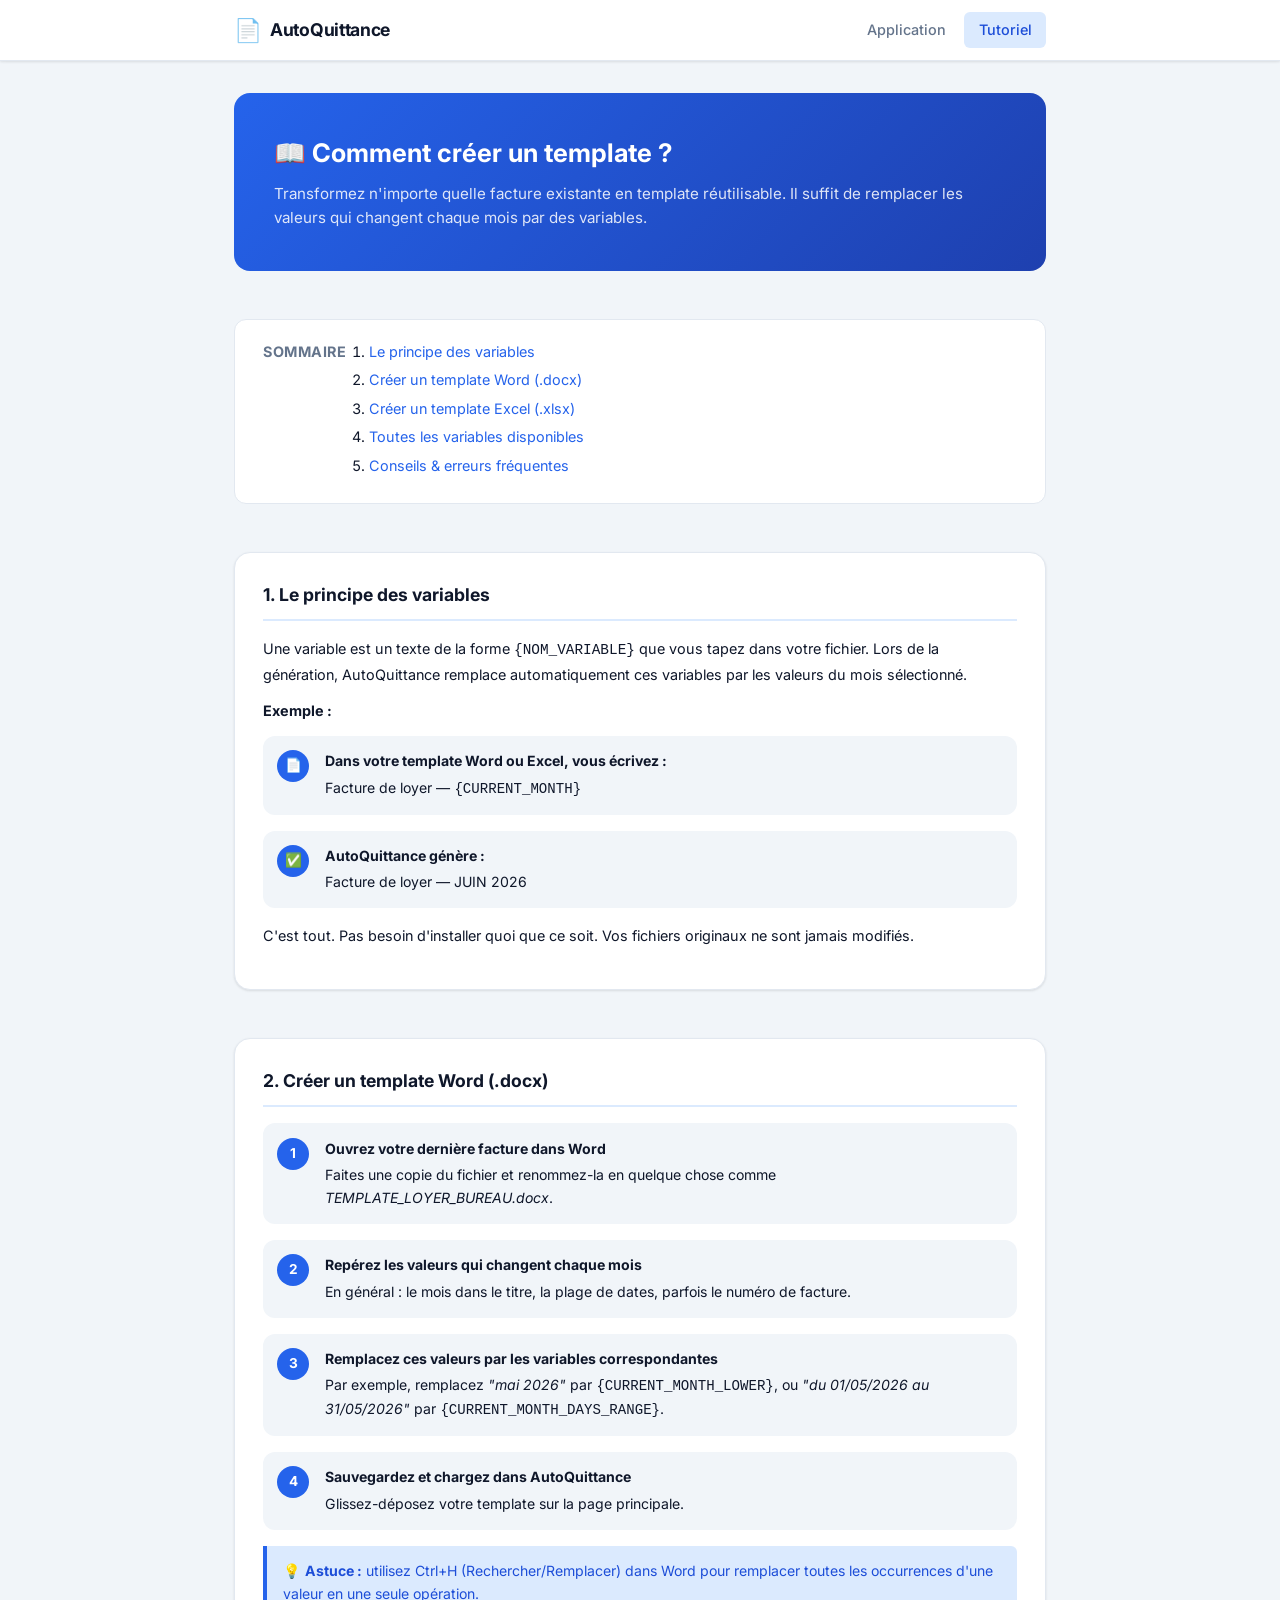
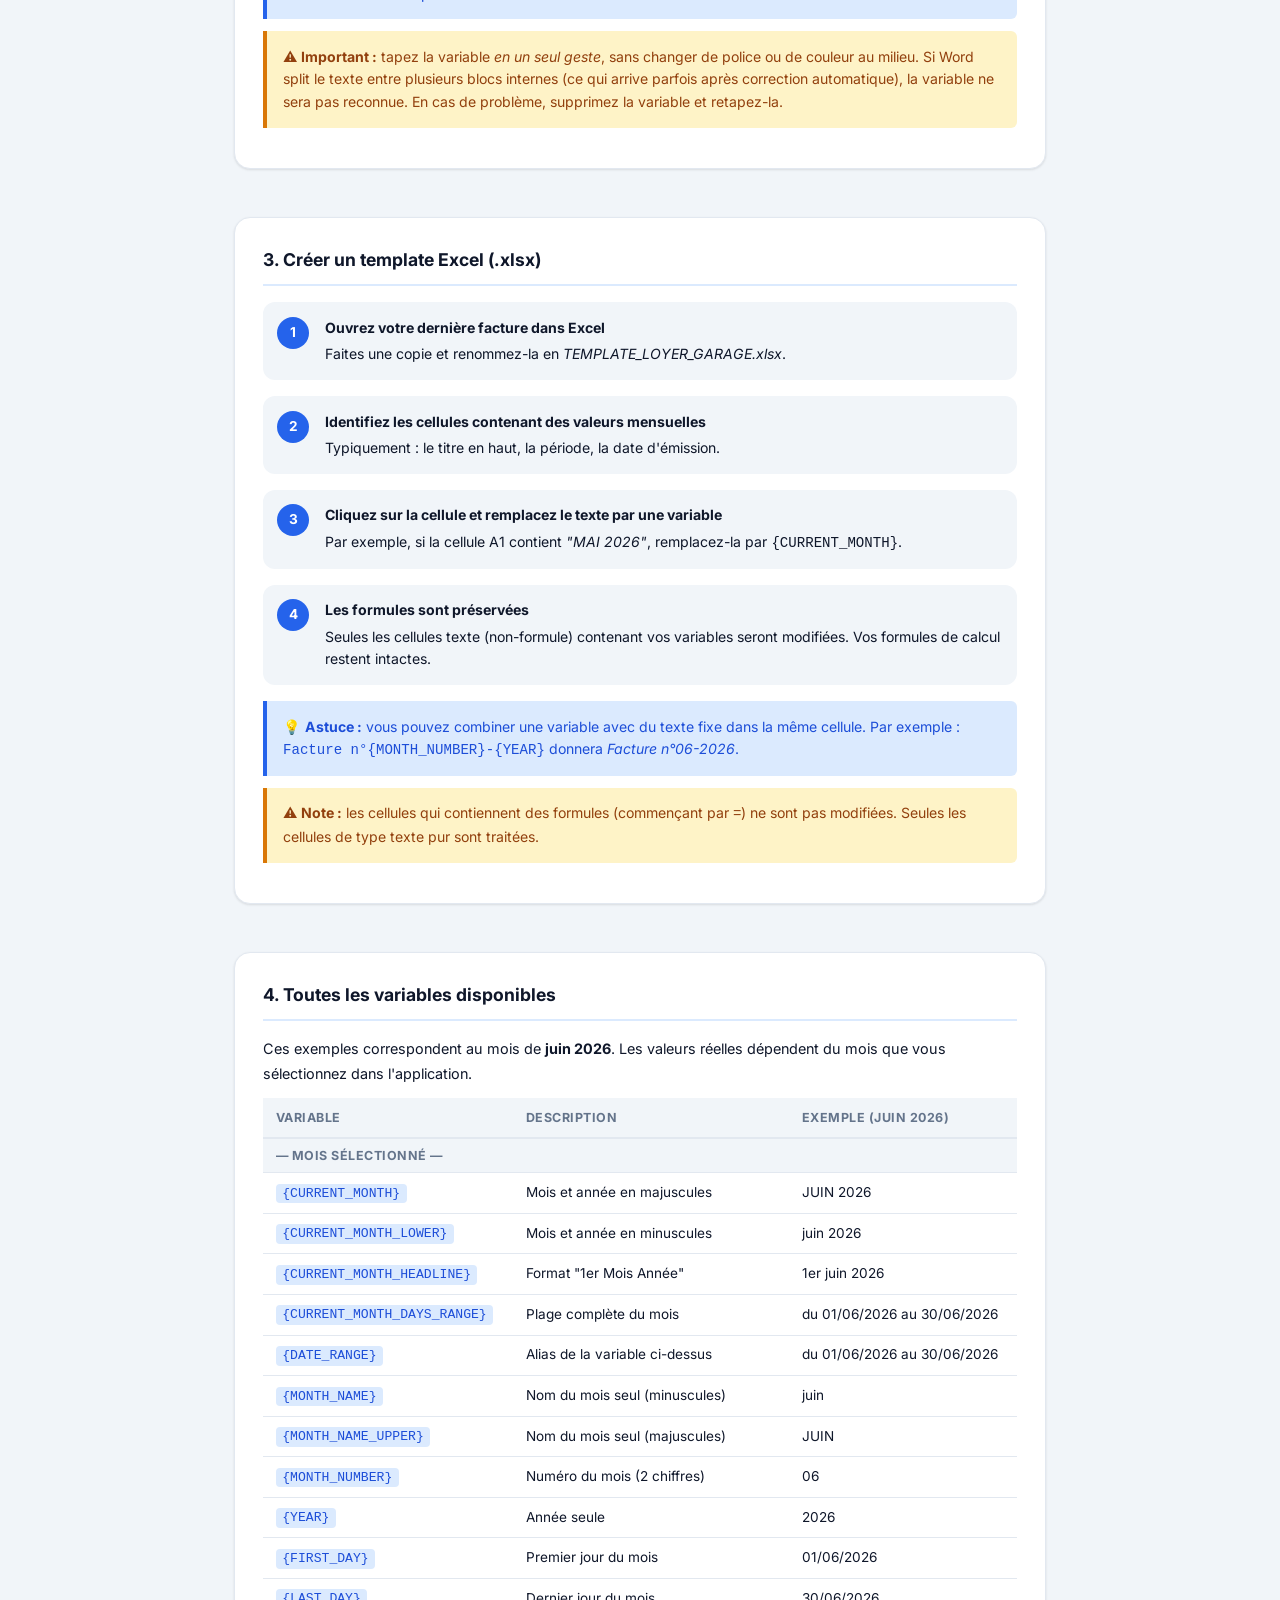
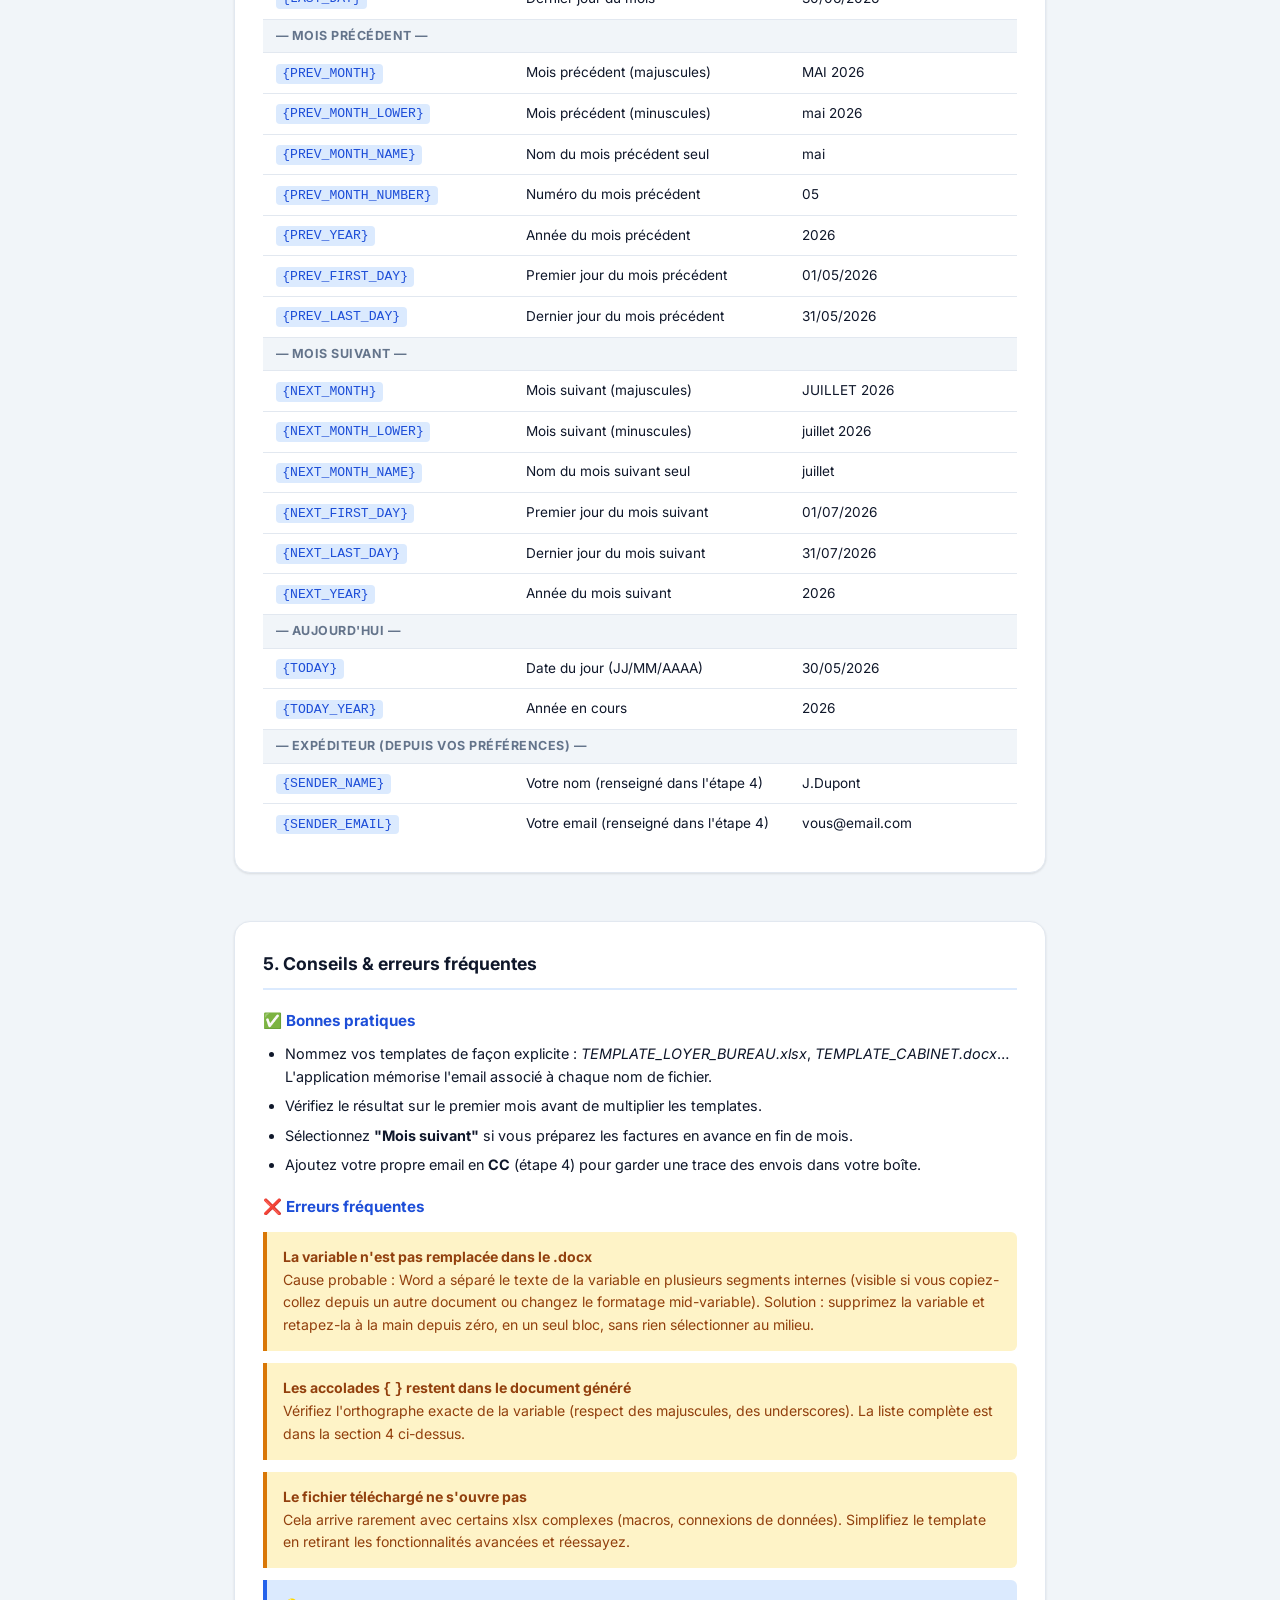
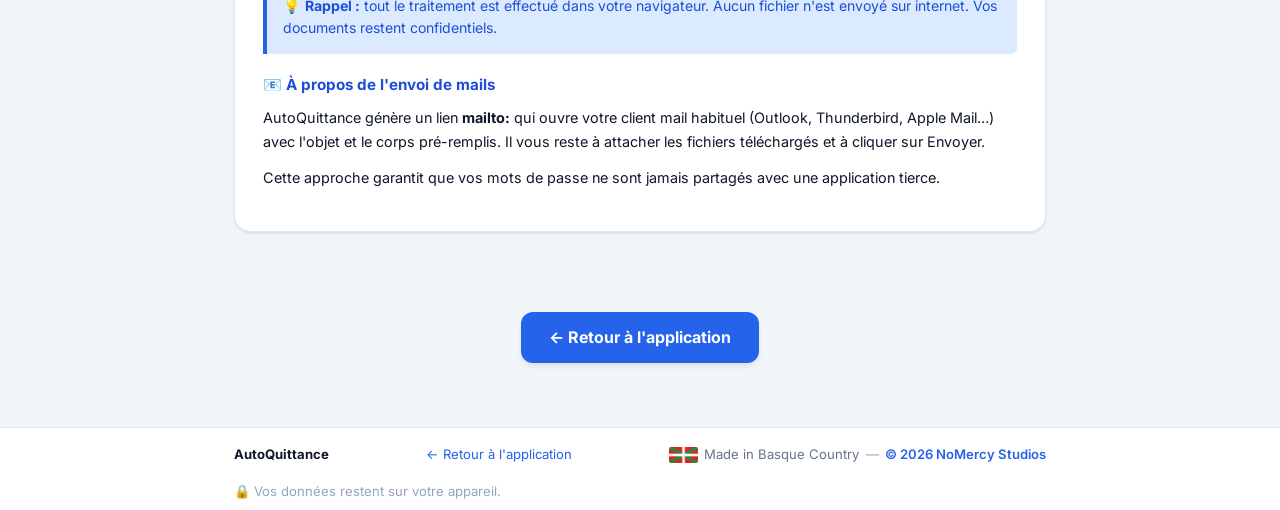
<file: tutorial.html>
<!DOCTYPE html>
<html lang="fr">
<head>
  <meta charset="UTF-8">
  <meta name="viewport" content="width=device-width, initial-scale=1.0">
  <title>Tutoriel — AutoQuittance</title>
  <link rel="preconnect" href="https://fonts.googleapis.com">
  <link rel="stylesheet" href="https://fonts.googleapis.com/css2?family=Inter:wght@400;500;600;700&display=swap">
  <link rel="stylesheet" href="style.css">
</head>
<body>

  <header>
    <div class="header-inner">
      <a href="index.html" class="logo">
        <span class="logo-icon">📄</span>
        <span class="logo-text">AutoQuittance</span>
      </a>
      <nav>
        <a href="index.html" class="nav-link">Application</a>
        <a href="tutorial.html" class="nav-link active">Tutoriel</a>
      </nav>
    </div>
  </header>

  <main class="tutorial-main">

    <!-- Hero -->
    <div class="tutorial-hero">
      <h1>📖 Comment créer un template ?</h1>
      <p>
        Transformez n'importe quelle facture existante en template réutilisable.
        Il suffit de remplacer les valeurs qui changent chaque mois par des variables.
      </p>
    </div>

    <!-- Table of contents -->
    <nav class="toc">
      <h3>Sommaire</h3>
      <ol>
        <li><a href="#principe">Le principe des variables</a></li>
        <li><a href="#word">Créer un template Word (.docx)</a></li>
        <li><a href="#excel">Créer un template Excel (.xlsx)</a></li>
        <li><a href="#variables">Toutes les variables disponibles</a></li>
        <li><a href="#conseils">Conseils &amp; erreurs fréquentes</a></li>
      </ol>
    </nav>

    <!-- Section 1: Principe -->
    <section class="tutorial-section" id="principe">
      <h2>1. Le principe des variables</h2>
      <p>
        Une variable est un texte de la forme <code>{NOM_VARIABLE}</code> que vous tapez
        dans votre fichier. Lors de la génération, AutoQuittance remplace automatiquement
        ces variables par les valeurs du mois sélectionné.
      </p>
      <p><strong>Exemple :</strong></p>
      <div class="step-block">
        <div class="step-number">📄</div>
        <div class="step-content">
          <strong>Dans votre template Word ou Excel, vous écrivez :</strong>
          Facture de loyer — <code>{CURRENT_MONTH}</code>
        </div>
      </div>
      <div class="step-block">
        <div class="step-number">✅</div>
        <div class="step-content">
          <strong>AutoQuittance génère :</strong>
          Facture de loyer — JUIN 2026
        </div>
      </div>
      <p>
        C'est tout. Pas besoin d'installer quoi que ce soit.
        Vos fichiers originaux ne sont jamais modifiés.
      </p>
    </section>

    <!-- Section 2: Word -->
    <section class="tutorial-section" id="word">
      <h2>2. Créer un template Word (.docx)</h2>

      <div class="step-block">
        <div class="step-number">1</div>
        <div class="step-content">
          <strong>Ouvrez votre dernière facture dans Word</strong>
          Faites une copie du fichier et renommez-la en quelque chose comme
          <em>TEMPLATE_LOYER_BUREAU.docx</em>.
        </div>
      </div>

      <div class="step-block">
        <div class="step-number">2</div>
        <div class="step-content">
          <strong>Repérez les valeurs qui changent chaque mois</strong>
          En général : le mois dans le titre, la plage de dates, parfois le numéro de facture.
        </div>
      </div>

      <div class="step-block">
        <div class="step-number">3</div>
        <div class="step-content">
          <strong>Remplacez ces valeurs par les variables correspondantes</strong>
          Par exemple, remplacez <em>"mai 2026"</em> par <code>{CURRENT_MONTH_LOWER}</code>,
          ou <em>"du 01/05/2026 au 31/05/2026"</em> par <code>{CURRENT_MONTH_DAYS_RANGE}</code>.
        </div>
      </div>

      <div class="step-block">
        <div class="step-number">4</div>
        <div class="step-content">
          <strong>Sauvegardez et chargez dans AutoQuittance</strong>
          Glissez-déposez votre template sur la page principale.
        </div>
      </div>

      <div class="tip-box">
        💡 <strong>Astuce :</strong> utilisez Ctrl+H (Rechercher/Remplacer) dans Word pour
        remplacer toutes les occurrences d'une valeur en une seule opération.
      </div>

      <div class="warning-box">
        ⚠️ <strong>Important :</strong> tapez la variable <em>en un seul geste</em>, sans
        changer de police ou de couleur au milieu. Si Word split le texte entre plusieurs
        blocs internes (ce qui arrive parfois après correction automatique), la variable
        ne sera pas reconnue. En cas de problème, supprimez la variable et retapez-la.
      </div>
    </section>

    <!-- Section 3: Excel -->
    <section class="tutorial-section" id="excel">
      <h2>3. Créer un template Excel (.xlsx)</h2>

      <div class="step-block">
        <div class="step-number">1</div>
        <div class="step-content">
          <strong>Ouvrez votre dernière facture dans Excel</strong>
          Faites une copie et renommez-la en <em>TEMPLATE_LOYER_GARAGE.xlsx</em>.
        </div>
      </div>

      <div class="step-block">
        <div class="step-number">2</div>
        <div class="step-content">
          <strong>Identifiez les cellules contenant des valeurs mensuelles</strong>
          Typiquement : le titre en haut, la période, la date d'émission.
        </div>
      </div>

      <div class="step-block">
        <div class="step-number">3</div>
        <div class="step-content">
          <strong>Cliquez sur la cellule et remplacez le texte par une variable</strong>
          Par exemple, si la cellule A1 contient <em>"MAI 2026"</em>,
          remplacez-la par <code>{CURRENT_MONTH}</code>.
        </div>
      </div>

      <div class="step-block">
        <div class="step-number">4</div>
        <div class="step-content">
          <strong>Les formules sont préservées</strong>
          Seules les cellules texte (non-formule) contenant vos variables seront modifiées.
          Vos formules de calcul restent intactes.
        </div>
      </div>

      <div class="tip-box">
        💡 <strong>Astuce :</strong> vous pouvez combiner une variable avec du texte fixe
        dans la même cellule. Par exemple : <code>Facture n°{MONTH_NUMBER}-{YEAR}</code>
        donnera <em>Facture n°06-2026</em>.
      </div>

      <div class="warning-box">
        ⚠️ <strong>Note :</strong> les cellules qui contiennent des formules (commençant
        par <code>=</code>) ne sont pas modifiées. Seules les cellules de type texte pur
        sont traitées.
      </div>
    </section>

    <!-- Section 4: Variables reference -->
    <section class="tutorial-section" id="variables">
      <h2>4. Toutes les variables disponibles</h2>
      <p>
        Ces exemples correspondent au mois de <strong>juin 2026</strong>.
        Les valeurs réelles dépendent du mois que vous sélectionnez dans l'application.
      </p>

      <table class="placeholder-table">
        <thead>
          <tr>
            <th>Variable</th>
            <th>Description</th>
            <th>Exemple (juin 2026)</th>
          </tr>
        </thead>
        <tbody>

          <tr class="section-header">
            <td colspan="3">— Mois sélectionné —</td>
          </tr>
          <tr>
            <td><code>{CURRENT_MONTH}</code></td>
            <td>Mois et année en majuscules</td>
            <td>JUIN 2026</td>
          </tr>
          <tr>
            <td><code>{CURRENT_MONTH_LOWER}</code></td>
            <td>Mois et année en minuscules</td>
            <td>juin 2026</td>
          </tr>
          <tr>
            <td><code>{CURRENT_MONTH_HEADLINE}</code></td>
            <td>Format "1er Mois Année"</td>
            <td>1er juin 2026</td>
          </tr>
          <tr>
            <td><code>{CURRENT_MONTH_DAYS_RANGE}</code></td>
            <td>Plage complète du mois</td>
            <td>du 01/06/2026 au 30/06/2026</td>
          </tr>
          <tr>
            <td><code>{DATE_RANGE}</code></td>
            <td>Alias de la variable ci-dessus</td>
            <td>du 01/06/2026 au 30/06/2026</td>
          </tr>
          <tr>
            <td><code>{MONTH_NAME}</code></td>
            <td>Nom du mois seul (minuscules)</td>
            <td>juin</td>
          </tr>
          <tr>
            <td><code>{MONTH_NAME_UPPER}</code></td>
            <td>Nom du mois seul (majuscules)</td>
            <td>JUIN</td>
          </tr>
          <tr>
            <td><code>{MONTH_NUMBER}</code></td>
            <td>Numéro du mois (2 chiffres)</td>
            <td>06</td>
          </tr>
          <tr>
            <td><code>{YEAR}</code></td>
            <td>Année seule</td>
            <td>2026</td>
          </tr>
          <tr>
            <td><code>{FIRST_DAY}</code></td>
            <td>Premier jour du mois</td>
            <td>01/06/2026</td>
          </tr>
          <tr>
            <td><code>{LAST_DAY}</code></td>
            <td>Dernier jour du mois</td>
            <td>30/06/2026</td>
          </tr>

          <tr class="section-header">
            <td colspan="3">— Mois précédent —</td>
          </tr>
          <tr>
            <td><code>{PREV_MONTH}</code></td>
            <td>Mois précédent (majuscules)</td>
            <td>MAI 2026</td>
          </tr>
          <tr>
            <td><code>{PREV_MONTH_LOWER}</code></td>
            <td>Mois précédent (minuscules)</td>
            <td>mai 2026</td>
          </tr>
          <tr>
            <td><code>{PREV_MONTH_NAME}</code></td>
            <td>Nom du mois précédent seul</td>
            <td>mai</td>
          </tr>
          <tr>
            <td><code>{PREV_MONTH_NUMBER}</code></td>
            <td>Numéro du mois précédent</td>
            <td>05</td>
          </tr>
          <tr>
            <td><code>{PREV_YEAR}</code></td>
            <td>Année du mois précédent</td>
            <td>2026</td>
          </tr>
          <tr>
            <td><code>{PREV_FIRST_DAY}</code></td>
            <td>Premier jour du mois précédent</td>
            <td>01/05/2026</td>
          </tr>
          <tr>
            <td><code>{PREV_LAST_DAY}</code></td>
            <td>Dernier jour du mois précédent</td>
            <td>31/05/2026</td>
          </tr>

          <tr class="section-header">
            <td colspan="3">— Mois suivant —</td>
          </tr>
          <tr>
            <td><code>{NEXT_MONTH}</code></td>
            <td>Mois suivant (majuscules)</td>
            <td>JUILLET 2026</td>
          </tr>
          <tr>
            <td><code>{NEXT_MONTH_LOWER}</code></td>
            <td>Mois suivant (minuscules)</td>
            <td>juillet 2026</td>
          </tr>
          <tr>
            <td><code>{NEXT_MONTH_NAME}</code></td>
            <td>Nom du mois suivant seul</td>
            <td>juillet</td>
          </tr>
          <tr>
            <td><code>{NEXT_FIRST_DAY}</code></td>
            <td>Premier jour du mois suivant</td>
            <td>01/07/2026</td>
          </tr>
          <tr>
            <td><code>{NEXT_LAST_DAY}</code></td>
            <td>Dernier jour du mois suivant</td>
            <td>31/07/2026</td>
          </tr>
          <tr>
            <td><code>{NEXT_YEAR}</code></td>
            <td>Année du mois suivant</td>
            <td>2026</td>
          </tr>

          <tr class="section-header">
            <td colspan="3">— Aujourd'hui —</td>
          </tr>
          <tr>
            <td><code>{TODAY}</code></td>
            <td>Date du jour (JJ/MM/AAAA)</td>
            <td>30/05/2026</td>
          </tr>
          <tr>
            <td><code>{TODAY_YEAR}</code></td>
            <td>Année en cours</td>
            <td>2026</td>
          </tr>

          <tr class="section-header">
            <td colspan="3">— Expéditeur (depuis vos préférences) —</td>
          </tr>
          <tr>
            <td><code>{SENDER_NAME}</code></td>
            <td>Votre nom (renseigné dans l'étape 4)</td>
            <td>J.Dupont</td>
          </tr>
          <tr>
            <td><code>{SENDER_EMAIL}</code></td>
            <td>Votre email (renseigné dans l'étape 4)</td>
            <td>vous@email.com</td>
          </tr>

        </tbody>
      </table>
    </section>

    <!-- Section 5: Tips -->
    <section class="tutorial-section" id="conseils">
      <h2>5. Conseils &amp; erreurs fréquentes</h2>

      <h3>✅ Bonnes pratiques</h3>
      <ul>
        <li>
          Nommez vos templates de façon explicite :
          <em>TEMPLATE_LOYER_BUREAU.xlsx</em>, <em>TEMPLATE_CABINET.docx</em>…
          L'application mémorise l'email associé à chaque nom de fichier.
        </li>
        <li>
          Vérifiez le résultat sur le premier mois avant de multiplier les templates.
        </li>
        <li>
          Sélectionnez <strong>"Mois suivant"</strong> si vous préparez les factures
          en avance en fin de mois.
        </li>
        <li>
          Ajoutez votre propre email en <strong>CC</strong> (étape 4) pour garder
          une trace des envois dans votre boîte.
        </li>
      </ul>

      <h3>❌ Erreurs fréquentes</h3>

      <div class="warning-box">
        <strong>La variable n'est pas remplacée dans le .docx</strong><br>
        Cause probable : Word a séparé le texte de la variable en plusieurs segments
        internes (visible si vous copiez-collez depuis un autre document ou changez le
        formatage mid-variable). Solution : supprimez la variable et retapez-la à la main
        depuis zéro, en un seul bloc, sans rien sélectionner au milieu.
      </div>

      <div class="warning-box">
        <strong>Les accolades <code>{</code> <code>}</code> restent dans le document généré</strong><br>
        Vérifiez l'orthographe exacte de la variable (respect des majuscules, des underscores).
        La liste complète est dans la section 4 ci-dessus.
      </div>

      <div class="warning-box">
        <strong>Le fichier téléchargé ne s'ouvre pas</strong><br>
        Cela arrive rarement avec certains xlsx complexes (macros, connexions de données).
        Simplifiez le template en retirant les fonctionnalités avancées et réessayez.
      </div>

      <div class="tip-box">
        💡 <strong>Rappel :</strong> tout le traitement est effectué dans votre navigateur.
        Aucun fichier n'est envoyé sur internet. Vos documents restent confidentiels.
      </div>

      <h3>📧 À propos de l'envoi de mails</h3>
      <p>
        AutoQuittance génère un lien <strong>mailto:</strong> qui ouvre votre client mail
        habituel (Outlook, Thunderbird, Apple Mail…) avec l'objet et le corps pré-remplis.
        Il vous reste à attacher les fichiers téléchargés et à cliquer sur Envoyer.
      </p>
      <p>
        Cette approche garantit que vos mots de passe ne sont jamais partagés avec
        une application tierce.
      </p>
    </section>

    <div style="text-align:center;margin:2rem 0;">
      <a href="index.html" class="generate-btn" style="display:inline-block;text-decoration:none">
        ← Retour à l'application
      </a>
    </div>

  </main>

  <footer>
    <div class="footer-inner">
      <span class="footer-brand">AutoQuittance</span>
      <a href="index.html">← Retour à l'application</a>
      <div class="footer-made">
        <img src="./assets/basque.png" alt="Basque Country" class="footer-flag">
        <span>Made in Basque Country</span>
        <span class="footer-sep">—</span>
        <a href="http://www.nomercy-studios.com/" target="_blank" rel="noopener" class="footer-studio">© 2026 NoMercy Studios</a>
      </div>
      <span class="footer-privacy">🔒 Vos données restent sur votre appareil.</span>
    </div>
  </footer>

</body>
</html>
</file>
<file: style.css>
/* ============================================================
   AutoQuittance — style.css
   ============================================================ */

/* ---------- CSS Variables ---------- */
:root {
  --primary:       #2563eb;
  --primary-dark:  #1d4ed8;
  --primary-light: #dbeafe;
  --success:       #16a34a;
  --success-light: #dcfce7;
  --warning:       #d97706;
  --warning-light: #fef3c7;
  --danger:        #dc2626;
  --danger-light:  #fee2e2;

  --bg:            #f1f5f9;
  --bg-white:      #ffffff;
  --border:        #e2e8f0;
  --border-focus:  #93c5fd;

  --text:          #0f172a;
  --text-muted:    #64748b;
  --text-light:    #94a3b8;

  --radius-sm:     6px;
  --radius:        12px;
  --radius-lg:     16px;

  --shadow-sm:     0 1px 3px rgba(0,0,0,.07), 0 1px 2px rgba(0,0,0,.04);
  --shadow:        0 4px 6px -1px rgba(0,0,0,.07), 0 2px 4px -1px rgba(0,0,0,.04);
  --shadow-md:     0 10px 15px -3px rgba(0,0,0,.08), 0 4px 6px -2px rgba(0,0,0,.04);

  --font: 'Inter', system-ui, -apple-system, sans-serif;
}

/* ---------- Reset & Base ---------- */
*, *::before, *::after { box-sizing: border-box; margin: 0; padding: 0; }

html { scroll-behavior: smooth; }

body {
  font-family: var(--font);
  background: var(--bg);
  color: var(--text);
  line-height: 1.6;
  min-height: 100vh;
  display: flex;
  flex-direction: column;
}

a { color: var(--primary); text-decoration: none; }
a:hover { text-decoration: underline; }

/* ---------- Header ---------- */
header {
  background: var(--bg-white);
  border-bottom: 1px solid var(--border);
  position: sticky;
  top: 0;
  z-index: 100;
  box-shadow: var(--shadow-sm);
}

.header-inner {
  max-width: 860px;
  margin: 0 auto;
  padding: 0 1.5rem;
  height: 60px;
  display: flex;
  align-items: center;
  justify-content: space-between;
}

.logo {
  display: flex;
  align-items: center;
  gap: .5rem;
  text-decoration: none;
  color: var(--text);
}
.logo-icon { font-size: 1.4rem; }
.logo-text  { font-size: 1.1rem; font-weight: 700; letter-spacing: -.3px; }

nav { display: flex; gap: .25rem; }

.nav-link {
  padding: .4rem .9rem;
  border-radius: var(--radius-sm);
  font-size: .9rem;
  font-weight: 500;
  color: var(--text-muted);
  text-decoration: none;
  transition: background .15s, color .15s;
}
.nav-link:hover, .nav-link.active {
  background: var(--primary-light);
  color: var(--primary-dark);
  text-decoration: none;
}

/* ---------- Main ---------- */
main {
  flex: 1;
  max-width: 860px;
  width: 100%;
  margin: 2rem auto;
  padding: 0 1.5rem;
  display: flex;
  flex-direction: column;
  gap: 1.5rem;
}

/* ---------- Cards ---------- */
.card {
  background: var(--bg-white);
  border: 1px solid var(--border);
  border-radius: var(--radius-lg);
  padding: 1.75rem;
  box-shadow: var(--shadow-sm);
}

.card.hidden { display: none; }

.card-title {
  font-size: 1.05rem;
  font-weight: 700;
  color: var(--text);
  margin-bottom: 1.25rem;
  display: flex;
  align-items: center;
  gap: .75rem;
}

.step-badge {
  display: inline-flex;
  align-items: center;
  justify-content: center;
  width: 28px;
  height: 28px;
  border-radius: 50%;
  background: var(--primary);
  color: white;
  font-size: .8rem;
  font-weight: 700;
  flex-shrink: 0;
}

/* ---------- Period Buttons ---------- */
.period-buttons {
  display: grid;
  grid-template-columns: repeat(3, 1fr);
  gap: .75rem;
  margin-bottom: 1.25rem;
}

.period-btn {
  display: flex;
  flex-direction: column;
  align-items: center;
  gap: .35rem;
  padding: .9rem .5rem;
  border: 2px solid var(--border);
  border-radius: var(--radius);
  background: var(--bg-white);
  cursor: pointer;
  transition: border-color .15s, background .15s, transform .1s;
  font-family: var(--font);
}
.period-btn:hover {
  border-color: var(--border-focus);
  background: var(--primary-light);
}
.period-btn.active {
  border-color: var(--primary);
  background: var(--primary-light);
}
.period-btn:active { transform: scale(.97); }

.period-label {
  font-size: .78rem;
  font-weight: 600;
  color: var(--text-muted);
  text-transform: uppercase;
  letter-spacing: .5px;
}
.period-btn.active .period-label { color: var(--primary-dark); }

.period-value {
  font-size: 1rem;
  font-weight: 700;
  color: var(--text);
  text-transform: capitalize;
}
.period-btn.active .period-value { color: var(--primary-dark); }

/* ---------- Placeholders Details ---------- */
.placeholders-details {
  border: 1px solid var(--border);
  border-radius: var(--radius);
  overflow: hidden;
}

.placeholders-details summary {
  padding: .75rem 1rem;
  cursor: pointer;
  font-size: .9rem;
  font-weight: 600;
  color: var(--text-muted);
  background: var(--bg);
  list-style: none;
  user-select: none;
  transition: background .15s;
}
.placeholders-details summary::-webkit-details-marker { display: none; }
.placeholders-details summary:hover { background: var(--primary-light); color: var(--primary-dark); }
.placeholders-details[open] summary { border-bottom: 1px solid var(--border); }

.placeholders-grid {
  display: grid;
  grid-template-columns: repeat(auto-fill, minmax(280px, 1fr));
  gap: .5rem;
  padding: 1rem;
  background: var(--bg-white);
}

.placeholder-row {
  display: flex;
  align-items: center;
  gap: .5rem;
  padding: .4rem .6rem;
  background: var(--bg);
  border-radius: var(--radius-sm);
  font-size: .82rem;
  overflow: hidden;
}
.placeholder-row code {
  font-family: 'Courier New', monospace;
  font-size: .8rem;
  color: var(--primary-dark);
  background: var(--primary-light);
  padding: .1rem .35rem;
  border-radius: 4px;
  white-space: nowrap;
  flex-shrink: 0;
}
.placeholder-row .arrow { color: var(--text-light); font-size: .75rem; }
.placeholder-row strong {
  color: var(--text);
  white-space: nowrap;
  overflow: hidden;
  text-overflow: ellipsis;
}

.placeholders-note {
  padding: .75rem 1rem;
  font-size: .82rem;
  color: var(--text-muted);
  background: var(--warning-light);
  border-top: 1px solid var(--border);
}
.placeholders-note a { color: var(--warning); font-weight: 600; }

/* ---------- Dropzone ---------- */
.dropzone {
  border: 2px dashed var(--border);
  border-radius: var(--radius);
  padding: 2.5rem 1rem;
  text-align: center;
  transition: border-color .2s, background .2s;
  cursor: pointer;
}
.dropzone:hover, .dropzone.dragover {
  border-color: var(--primary);
  background: var(--primary-light);
}
.dropzone.dragover { border-style: solid; }

.dropzone-content { pointer-events: none; }
.dropzone-icon { font-size: 2.5rem; margin-bottom: .75rem; }
.dropzone-text { font-size: .95rem; color: var(--text-muted); margin-bottom: 1rem; }
.dropzone-text strong { color: var(--text); }

.browse-btn {
  pointer-events: all;
  display: inline-block;
  padding: .5rem 1.2rem;
  background: var(--primary);
  color: white;
  border-radius: var(--radius-sm);
  font-size: .9rem;
  font-weight: 600;
  cursor: pointer;
  transition: background .15s;
}
.browse-btn:hover { background: var(--primary-dark); text-decoration: none; }

.upload-note {
  margin-top: .75rem;
  font-size: .8rem;
  color: var(--text-light);
  text-align: center;
}

/* ---------- File List ---------- */
.file-row {
  display: flex;
  align-items: center;
  gap: .75rem;
  padding: .75rem;
  border: 1px solid var(--border);
  border-radius: var(--radius-sm);
  margin-bottom: .5rem;
  background: var(--bg);
  transition: border-color .15s;
}
.file-row:hover { border-color: var(--border-focus); }

.file-icon { font-size: 1.5rem; flex-shrink: 0; }

.file-info { flex: 1; min-width: 0; }
.file-name {
  font-size: .9rem;
  font-weight: 600;
  white-space: nowrap;
  overflow: hidden;
  text-overflow: ellipsis;
  color: var(--text);
}
.file-size { font-size: .78rem; color: var(--text-muted); }

.recipient-input {
  padding: .4rem .7rem;
  border: 1px solid var(--border);
  border-radius: var(--radius-sm);
  font-size: .85rem;
  font-family: var(--font);
  width: 220px;
  transition: border-color .15s, box-shadow .15s;
  background: var(--bg-white);
}
.recipient-input:focus {
  outline: none;
  border-color: var(--primary);
  box-shadow: 0 0 0 3px var(--primary-light);
}

.file-remove {
  background: none;
  border: none;
  color: var(--text-light);
  font-size: 1rem;
  cursor: pointer;
  padding: .25rem .4rem;
  border-radius: var(--radius-sm);
  flex-shrink: 0;
  transition: color .15s, background .15s;
}
.file-remove:hover { color: var(--danger); background: var(--danger-light); }

.recipients-note {
  margin-top: .75rem;
  font-size: .8rem;
  color: var(--text-light);
}

/* ---------- Preferences ---------- */
.prefs-grid {
  display: grid;
  grid-template-columns: 1fr 1fr;
  gap: 1rem;
  margin-bottom: 1.5rem;
}

.pref-field { display: flex; flex-direction: column; gap: .35rem; }
.pref-field.pref-full { grid-column: 1 / -1; }

.pref-field label {
  font-size: .85rem;
  font-weight: 600;
  color: var(--text);
}

.pref-hint {
  font-weight: 400;
  color: var(--text-muted);
  font-size: .78rem;
}
.pref-hint code {
  font-size: .78rem;
  background: var(--primary-light);
  color: var(--primary-dark);
  padding: .05rem .3rem;
  border-radius: 3px;
}

.pref-field input,
.pref-field textarea {
  padding: .55rem .8rem;
  border: 1px solid var(--border);
  border-radius: var(--radius-sm);
  font-size: .88rem;
  font-family: var(--font);
  color: var(--text);
  background: var(--bg-white);
  transition: border-color .15s, box-shadow .15s;
  resize: vertical;
}
.pref-field input:focus,
.pref-field textarea:focus {
  outline: none;
  border-color: var(--primary);
  box-shadow: 0 0 0 3px var(--primary-light);
}

/* ---------- Generate Button ---------- */
.generate-row { display: flex; flex-direction: column; align-items: flex-start; gap: .5rem; }

.generate-btn {
  padding: .8rem 1.75rem;
  background: var(--primary);
  color: white;
  border: none;
  border-radius: var(--radius);
  font-size: 1rem;
  font-weight: 700;
  font-family: var(--font);
  cursor: pointer;
  transition: background .15s, transform .1s, box-shadow .15s;
  box-shadow: var(--shadow);
}
.generate-btn:hover:not(:disabled) {
  background: var(--primary-dark);
  box-shadow: var(--shadow-md);
}
.generate-btn:active:not(:disabled) { transform: scale(.98); }
.generate-btn:disabled {
  background: var(--text-light);
  cursor: not-allowed;
  box-shadow: none;
}

.generate-hint { font-size: .82rem; color: var(--text-muted); }

/* ---------- Results ---------- */
.results-section { margin-bottom: 1.5rem; }
.results-section h3 {
  font-size: .95rem;
  font-weight: 700;
  color: var(--text);
  margin-bottom: .75rem;
  padding-bottom: .5rem;
  border-bottom: 1px solid var(--border);
}

.download-grid {
  display: flex;
  flex-direction: column;
  gap: .5rem;
}

.download-item {
  display: flex;
  align-items: center;
  gap: .75rem;
  padding: .65rem .9rem;
  border: 1px solid var(--border);
  border-radius: var(--radius-sm);
  background: var(--bg);
}

.download-btn {
  display: inline-flex;
  align-items: center;
  gap: .4rem;
  padding: .4rem .9rem;
  background: var(--success);
  color: white;
  border: none;
  border-radius: var(--radius-sm);
  font-size: .85rem;
  font-weight: 600;
  font-family: var(--font);
  cursor: pointer;
  transition: background .15s;
  flex-shrink: 0;
}
.download-btn:hover { background: #15803d; }

.download-filename {
  font-size: .88rem;
  color: var(--text-muted);
  white-space: nowrap;
  overflow: hidden;
  text-overflow: ellipsis;
}

.error-item {
  padding: .65rem .9rem;
  background: var(--danger-light);
  border: 1px solid #fca5a5;
  border-radius: var(--radius-sm);
  font-size: .85rem;
  color: var(--danger);
}

.mail-card {
  border: 1px solid var(--border);
  border-radius: var(--radius);
  overflow: hidden;
  margin-bottom: .75rem;
}

.mail-card-header {
  display: flex;
  align-items: center;
  justify-content: space-between;
  padding: .75rem 1rem;
  background: var(--bg);
  border-bottom: 1px solid var(--border);
  flex-wrap: wrap;
  gap: .5rem;
}

.mail-recipient-label { font-size: .9rem; color: var(--text-muted); }
.mail-recipient-label strong { color: var(--text); font-weight: 700; }

.mail-files-tag {
  font-size: .78rem;
  color: var(--text-muted);
  background: var(--border);
  padding: .15rem .5rem;
  border-radius: 100px;
}

.mail-card-body { padding: .9rem 1rem; }

.mail-subject-preview {
  font-size: .85rem;
  color: var(--text-muted);
  margin-bottom: .75rem;
}
.mail-subject-preview strong { color: var(--text); }

.mail-actions {
  display: flex;
  gap: .5rem;
  flex-wrap: wrap;
}

.mailto-btn {
  display: inline-flex;
  align-items: center;
  gap: .4rem;
  padding: .45rem 1rem;
  background: var(--primary);
  color: white;
  border-radius: var(--radius-sm);
  font-size: .85rem;
  font-weight: 600;
  text-decoration: none;
  transition: background .15s;
}
.mailto-btn:hover { background: var(--primary-dark); text-decoration: none; }

.copy-btn {
  display: inline-flex;
  align-items: center;
  gap: .4rem;
  padding: .45rem 1rem;
  background: var(--bg-white);
  color: var(--text);
  border: 1px solid var(--border);
  border-radius: var(--radius-sm);
  font-size: .85rem;
  font-weight: 600;
  font-family: var(--font);
  cursor: pointer;
  transition: background .15s, border-color .15s;
}
.copy-btn:hover { background: var(--bg); border-color: var(--primary); }

.mail-attach-note {
  margin-top: .65rem;
  font-size: .8rem;
  color: var(--warning);
  background: var(--warning-light);
  padding: .4rem .65rem;
  border-radius: var(--radius-sm);
}

.mail-no-recipient {
  padding: .65rem .9rem;
  background: var(--warning-light);
  border: 1px solid #fcd34d;
  border-radius: var(--radius-sm);
  font-size: .88rem;
  color: var(--warning);
}

/* ---------- Footer ---------- */
footer {
  background: var(--bg-white);
  border-top: 1px solid var(--border);
  margin-top: auto;
}

.footer-inner {
  max-width: 860px;
  margin: 0 auto;
  padding: 1rem 1.5rem;
  display: flex;
  align-items: center;
  justify-content: space-between;
  gap: 1rem;
  font-size: .82rem;
  color: var(--text-muted);
  flex-wrap: wrap;
}

.footer-brand { font-weight: 700; color: var(--text); }
.footer-privacy { color: var(--text-light); }
.footer-studio {
  font-weight: 600;
  color: var(--primary);
  transition: color .15s;
  text-decoration: none;
}
.footer-studio:hover { color: var(--primary-dark); text-decoration: none; }
.footer-flag {
  height: 16px;
  width: auto;
  border-radius: 2px;
  vertical-align: middle;
  display: inline-block;
}
.footer-made {
  display: inline-flex;
  align-items: center;
  gap: .4rem;
  font-size: .82rem;
  color: var(--text-muted);
}
.footer-sep { color: var(--text-light); }

/* ---------- Tutorial page ---------- */
.tutorial-main {
  max-width: 860px;
  margin: 2rem auto;
  padding: 0 1.5rem;
}

.tutorial-hero {
  background: linear-gradient(135deg, var(--primary) 0%, #1e40af 100%);
  color: white;
  padding: 2.5rem;
  border-radius: var(--radius-lg);
  margin-bottom: 1.5rem;
}
.tutorial-hero h1 { font-size: 1.6rem; margin-bottom: .5rem; }
.tutorial-hero p { opacity: .85; font-size: .95rem; }

.toc {
  background: var(--bg-white);
  border: 1px solid var(--border);
  border-radius: var(--radius);
  padding: 1.25rem 1.75rem;
  margin-bottom: 1.5rem;
}
.toc h3 { font-size: .9rem; color: var(--text-muted); margin-bottom: .75rem; text-transform: uppercase; letter-spacing: .5px; }
.toc ol { padding-left: 1.2rem; }
.toc li { margin-bottom: .35rem; font-size: .9rem; }

.tutorial-section {
  background: var(--bg-white);
  border: 1px solid var(--border);
  border-radius: var(--radius-lg);
  padding: 1.75rem;
  margin-bottom: 1.5rem;
  box-shadow: var(--shadow-sm);
}
.tutorial-section h2 {
  font-size: 1.1rem;
  font-weight: 700;
  margin-bottom: 1rem;
  padding-bottom: .65rem;
  border-bottom: 2px solid var(--primary-light);
  color: var(--text);
}
.tutorial-section h3 {
  font-size: .95rem;
  font-weight: 700;
  color: var(--primary-dark);
  margin: 1.2rem 0 .5rem;
}
.tutorial-section p { font-size: .9rem; color: var(--text); margin-bottom: .75rem; line-height: 1.7; }
.tutorial-section ul, .tutorial-section ol { padding-left: 1.4rem; font-size: .9rem; margin-bottom: .75rem; }
.tutorial-section li { margin-bottom: .4rem; line-height: 1.6; }

.tip-box {
  background: var(--primary-light);
  border-left: 4px solid var(--primary);
  padding: .9rem 1rem;
  border-radius: 0 var(--radius-sm) var(--radius-sm) 0;
  font-size: .88rem;
  color: var(--primary-dark);
  margin: .75rem 0;
}
.warning-box {
  background: var(--warning-light);
  border-left: 4px solid var(--warning);
  padding: .9rem 1rem;
  border-radius: 0 var(--radius-sm) var(--radius-sm) 0;
  font-size: .88rem;
  color: #92400e;
  margin: .75rem 0;
}

/* Placeholder reference table */
.placeholder-table {
  width: 100%;
  border-collapse: collapse;
  font-size: .85rem;
  margin-top: .75rem;
}
.placeholder-table th {
  background: var(--bg);
  padding: .6rem .8rem;
  text-align: left;
  font-weight: 700;
  font-size: .78rem;
  text-transform: uppercase;
  letter-spacing: .5px;
  color: var(--text-muted);
  border-bottom: 2px solid var(--border);
}
.placeholder-table td {
  padding: .55rem .8rem;
  border-bottom: 1px solid var(--border);
  vertical-align: middle;
}
.placeholder-table tr:last-child td { border-bottom: none; }
.placeholder-table tr:hover td { background: var(--bg); }
.placeholder-table code {
  font-family: 'Courier New', monospace;
  font-size: .82rem;
  color: var(--primary-dark);
  background: var(--primary-light);
  padding: .15rem .4rem;
  border-radius: 4px;
  white-space: nowrap;
}
.placeholder-table .section-header td {
  background: var(--bg);
  font-weight: 700;
  font-size: .78rem;
  text-transform: uppercase;
  letter-spacing: .5px;
  color: var(--text-muted);
  padding: .4rem .8rem;
}

/* Step indicator in tutorial */
.step-block {
  display: flex;
  gap: 1rem;
  align-items: flex-start;
  margin-bottom: 1rem;
  padding: .9rem;
  background: var(--bg);
  border-radius: var(--radius);
}
.step-number {
  display: flex;
  align-items: center;
  justify-content: center;
  width: 32px;
  height: 32px;
  border-radius: 50%;
  background: var(--primary);
  color: white;
  font-weight: 700;
  font-size: .85rem;
  flex-shrink: 0;
}
.step-content { flex: 1; font-size: .88rem; }
.step-content strong { display: block; margin-bottom: .25rem; }

/* ---------- Preview Button ---------- */
.preview-btn {
  display: inline-flex;
  align-items: center;
  gap: .4rem;
  padding: .4rem .9rem;
  background: var(--bg-white);
  color: var(--text);
  border: 1px solid var(--border);
  border-radius: var(--radius-sm);
  font-size: .85rem;
  font-weight: 600;
  font-family: var(--font);
  cursor: pointer;
  flex-shrink: 0;
  transition: background .15s, border-color .15s, color .15s;
}
.preview-btn:hover {
  background: var(--primary-light);
  border-color: var(--primary);
  color: var(--primary-dark);
}

/* ---------- Preview Modal ---------- */
.modal-overlay {
  position: fixed;
  inset: 0;
  background: rgba(0, 0, 0, .55);
  z-index: 1000;
  display: flex;
  align-items: center;
  justify-content: center;
  padding: 1.5rem;
  backdrop-filter: blur(2px);
}
.modal-overlay.hidden { display: none; }

.modal {
  background: var(--bg-white);
  border-radius: var(--radius-lg);
  width: 100%;
  max-width: 820px;
  max-height: 88vh;
  display: flex;
  flex-direction: column;
  box-shadow: 0 25px 50px -12px rgba(0,0,0,.3);
  overflow: hidden;
  animation: modal-in .15s ease-out;
}

@keyframes modal-in {
  from { opacity: 0; transform: scale(.96) translateY(8px); }
  to   { opacity: 1; transform: scale(1)  translateY(0); }
}

.modal-header {
  display: flex;
  align-items: center;
  justify-content: space-between;
  padding: 1rem 1.25rem;
  border-bottom: 1px solid var(--border);
  flex-shrink: 0;
  gap: .75rem;
}
.modal-title {
  font-size: .95rem;
  font-weight: 700;
  color: var(--text);
  white-space: nowrap;
  overflow: hidden;
  text-overflow: ellipsis;
  flex: 1;
}
.modal-header-actions { display: flex; gap: .5rem; align-items: center; flex-shrink: 0; }

.modal-dl-btn {
  padding: .35rem .85rem;
  background: var(--success);
  color: white;
  border: none;
  border-radius: var(--radius-sm);
  font-size: .82rem;
  font-weight: 600;
  font-family: var(--font);
  cursor: pointer;
  transition: background .15s;
}
.modal-dl-btn:hover { background: #15803d; }

.modal-close {
  background: none;
  border: none;
  font-size: 1rem;
  cursor: pointer;
  color: var(--text-muted);
  padding: .3rem .5rem;
  border-radius: var(--radius-sm);
  transition: color .15s, background .15s;
  line-height: 1;
}
.modal-close:hover { color: var(--danger); background: var(--danger-light); }

.modal-body {
  flex: 1;
  overflow-y: auto;
  padding: 1.5rem;
  background: var(--bg);
}

/* docx-preview resets — force white page feel inside the modal */
.modal-body .docx-wrapper {
  background: var(--bg) !important;
  padding: 0 !important;
}
.modal-body .docx-wrapper section.docx {
  width: 100% !important;
  min-height: unset !important;
  padding: 2cm !important;
  margin-bottom: 1rem !important;
  box-shadow: var(--shadow-md) !important;
  border-radius: var(--radius) !important;
}

/* xlsx table preview */
.xlsx-sheet-title {
  font-size: .82rem;
  font-weight: 700;
  color: var(--text-muted);
  text-transform: uppercase;
  letter-spacing: .5px;
  margin: 1rem 0 .4rem;
  padding: .3rem .6rem;
  background: var(--border);
  border-radius: var(--radius-sm);
  display: inline-block;
}
.xlsx-sheet-title:first-child { margin-top: 0; }
.xlsx-scroll { overflow-x: auto; border-radius: var(--radius-sm); }
.xlsx-preview-table {
  border-collapse: collapse;
  font-size: .8rem;
  white-space: nowrap;
  background: var(--bg-white);
}
.xlsx-preview-table td, .xlsx-preview-table th {
  border: 1px solid var(--border);
  padding: .3rem .55rem;
  vertical-align: middle;
}
.xlsx-preview-table th { background: var(--bg); font-weight: 600; }
.xlsx-preview-table tr:hover td { background: var(--primary-light); }

.modal-loading {
  display: flex;
  align-items: center;
  justify-content: center;
  padding: 3rem;
  color: var(--text-muted);
  font-size: .9rem;
  gap: .5rem;
}
.modal-error {
  padding: 1rem;
  background: var(--danger-light);
  border: 1px solid #fca5a5;
  border-radius: var(--radius-sm);
  color: var(--danger);
  font-size: .88rem;
}

/* ---------- Responsive ---------- */
@media (max-width: 640px) {
  main { margin: 1rem auto; padding: 0 1rem; }
  .card { padding: 1.25rem; }
  .period-buttons { grid-template-columns: 1fr; }
  .prefs-grid { grid-template-columns: 1fr; }
  .pref-field.pref-full { grid-column: 1; }
  .recipient-input { width: 100%; }
  .file-row { flex-wrap: wrap; }
  .header-inner { padding: 0 1rem; }
  .footer-inner { flex-direction: column; text-align: center; }
  .mail-card-header { flex-direction: column; align-items: flex-start; }
}
</file>
